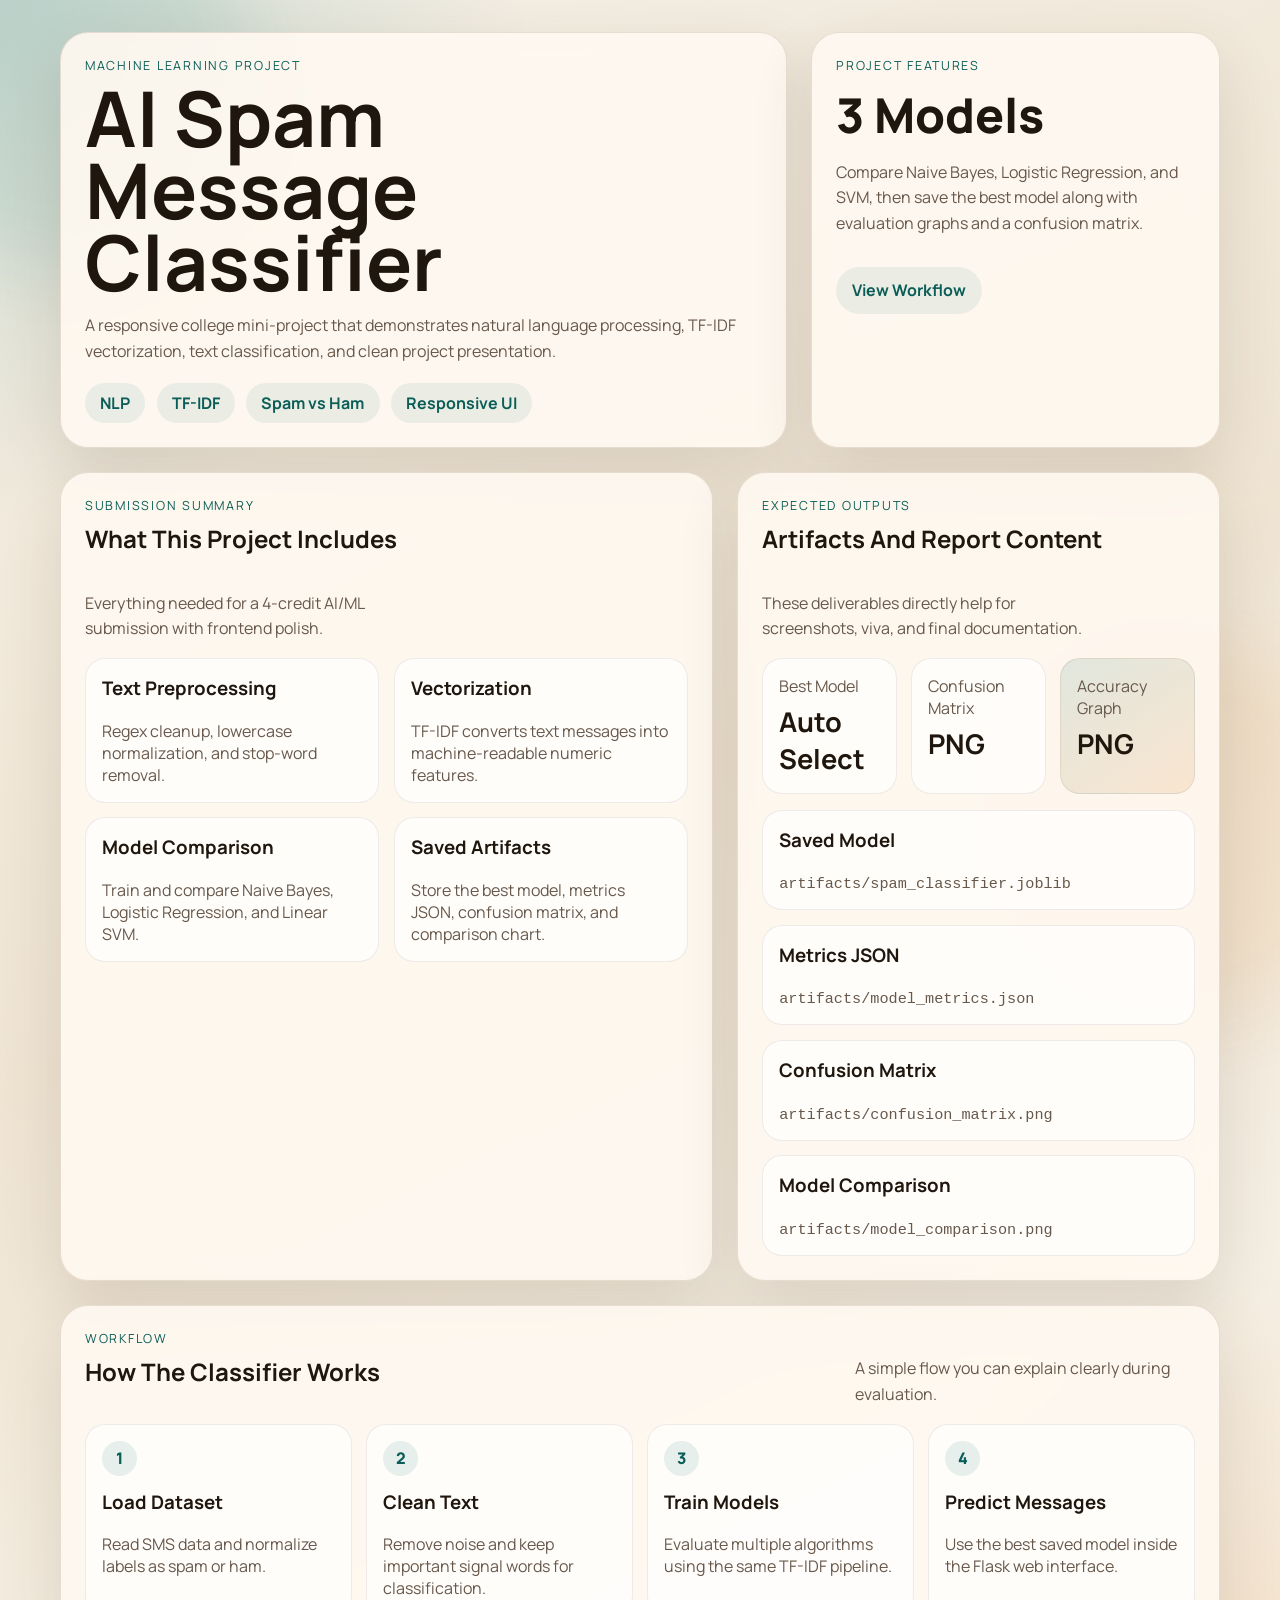
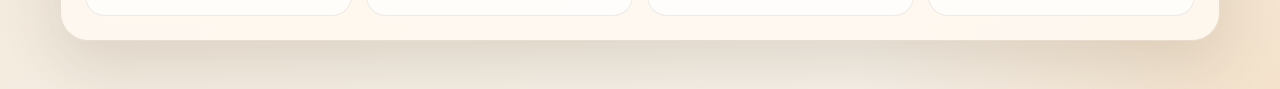
<file: index.html>
<!DOCTYPE html>
<html lang="en">
<head>
  <meta charset="UTF-8">
  <meta name="viewport" content="width=device-width, initial-scale=1.0">
  <title>AI Spam Message Classifier</title>
  <link rel="preconnect" href="https://fonts.googleapis.com">
  <link rel="preconnect" href="https://fonts.gstatic.com" crossorigin>
  <link href="https://fonts.googleapis.com/css2?family=Manrope:wght@400;500;700;800&display=swap" rel="stylesheet">
  <link rel="stylesheet" href="styles.css">
</head>
<body>
  <div class="ambient ambient-left" aria-hidden="true"></div>
  <div class="ambient ambient-right" aria-hidden="true"></div>

  <div class="page-shell">
    <header class="hero">
      <section class="hero-copy glass-card">
        <p class="eyebrow">Machine Learning Project</p>
        <h1>AI Spam Message Classifier</h1>
        <p class="hero-text">
          A responsive college mini-project that demonstrates natural language processing,
          TF-IDF vectorization, text classification, and clean project presentation.
        </p>
        <div class="hero-tags">
          <span>NLP</span>
          <span>TF-IDF</span>
          <span>Spam vs Ham</span>
          <span>Responsive UI</span>
        </div>
      </section>

      <aside class="hero-card glass-card">
        <p class="card-label">Project Features</p>
        <div class="big-stat">3 Models</div>
        <p class="card-copy">
          Compare Naive Bayes, Logistic Regression, and SVM, then save the best model
          along with evaluation graphs and a confusion matrix.
        </p>
        <a class="ghost-link" href="#flow">View Workflow</a>
      </aside>
    </header>

    <main class="dashboard">
      <section class="panel glass-card classifier-panel">
        <div class="section-head">
          <div>
            <p class="section-label">Submission Summary</p>
            <h2>What This Project Includes</h2>
          </div>
          <p class="section-copy">Everything needed for a 4-credit AI/ML submission with frontend polish.</p>
        </div>

        <div class="feature-grid">
          <article class="feature-card">
            <h3>Text Preprocessing</h3>
            <p>Regex cleanup, lowercase normalization, and stop-word removal.</p>
          </article>
          <article class="feature-card">
            <h3>Vectorization</h3>
            <p>TF-IDF converts text messages into machine-readable numeric features.</p>
          </article>
          <article class="feature-card">
            <h3>Model Comparison</h3>
            <p>Train and compare Naive Bayes, Logistic Regression, and Linear SVM.</p>
          </article>
          <article class="feature-card">
            <h3>Saved Artifacts</h3>
            <p>Store the best model, metrics JSON, confusion matrix, and comparison chart.</p>
          </article>
        </div>
      </section>

      <section class="panel glass-card metrics-panel">
        <div class="section-head">
          <div>
            <p class="section-label">Expected Outputs</p>
            <h2>Artifacts And Report Content</h2>
          </div>
          <p class="section-copy">These deliverables directly help for screenshots, viva, and final documentation.</p>
        </div>

        <div class="metrics-grid">
          <article class="metric-card">
            <span>Best Model</span>
            <strong>Auto Select</strong>
          </article>
          <article class="metric-card">
            <span>Confusion Matrix</span>
            <strong>PNG</strong>
          </article>
          <article class="metric-card accent-card">
            <span>Accuracy Graph</span>
            <strong>PNG</strong>
          </article>
        </div>

        <div class="artifact-list">
          <article class="artifact-card">
            <h3>Saved Model</h3>
            <p><code>artifacts/spam_classifier.joblib</code></p>
          </article>
          <article class="artifact-card">
            <h3>Metrics JSON</h3>
            <p><code>artifacts/model_metrics.json</code></p>
          </article>
          <article class="artifact-card">
            <h3>Confusion Matrix</h3>
            <p><code>artifacts/confusion_matrix.png</code></p>
          </article>
          <article class="artifact-card">
            <h3>Model Comparison</h3>
            <p><code>artifacts/model_comparison.png</code></p>
          </article>
        </div>
      </section>

      <section class="panel glass-card flow-panel" id="flow">
        <div class="section-head">
          <div>
            <p class="section-label">Workflow</p>
            <h2>How The Classifier Works</h2>
          </div>
          <p class="section-copy">A simple flow you can explain clearly during evaluation.</p>
        </div>

        <div class="flow-steps">
          <article class="step-card">
            <span>1</span>
            <h3>Load Dataset</h3>
            <p>Read SMS data and normalize labels as spam or ham.</p>
          </article>
          <article class="step-card">
            <span>2</span>
            <h3>Clean Text</h3>
            <p>Remove noise and keep important signal words for classification.</p>
          </article>
          <article class="step-card">
            <span>3</span>
            <h3>Train Models</h3>
            <p>Evaluate multiple algorithms using the same TF-IDF pipeline.</p>
          </article>
          <article class="step-card">
            <span>4</span>
            <h3>Predict Messages</h3>
            <p>Use the best saved model inside the Flask web interface.</p>
          </article>
        </div>
      </section>
    </main>
  </div>

  <script src="script.js"></script>
</body>
</html>
</file>
<file: styles.css>
:root {
  --bg: #f4efe6;
  --bg-strong: #efe4d2;
  --panel: rgba(255, 249, 241, 0.9);
  --panel-border: rgba(102, 72, 39, 0.15);
  --text: #1f160e;
  --muted: #67584b;
  --accent: #0f766e;
  --accent-strong: #0b5d57;
  --warm: #d97706;
  --shadow: 0 24px 60px rgba(79, 55, 35, 0.14);
}

* {
  box-sizing: border-box;
}

html {
  scroll-behavior: smooth;
}

body {
  margin: 0;
  min-height: 100vh;
  font-family: "Manrope", sans-serif;
  color: var(--text);
  background:
    radial-gradient(circle at top left, rgba(15, 118, 110, 0.18), transparent 25%),
    radial-gradient(circle at right bottom, rgba(217, 119, 6, 0.15), transparent 20%),
    linear-gradient(155deg, var(--bg) 0%, var(--bg-strong) 48%, #f8f4ed 100%);
  overflow-x: hidden;
}

.ambient {
  position: fixed;
  width: 24rem;
  height: 24rem;
  border-radius: 50%;
  filter: blur(36px);
  opacity: 0.45;
  pointer-events: none;
  z-index: 0;
  animation: float 16s ease-in-out infinite;
}

.ambient-left {
  left: -8rem;
  top: -7rem;
  background: rgba(15, 118, 110, 0.18);
}

.ambient-right {
  right: -6rem;
  bottom: -8rem;
  background: rgba(217, 119, 6, 0.18);
  animation-delay: -5s;
}

.page-shell {
  position: relative;
  z-index: 1;
  width: min(1160px, calc(100% - 2rem));
  margin: 0 auto;
  padding: 2rem 0 3rem;
}

.glass-card {
  backdrop-filter: blur(12px);
  background: var(--panel);
  border: 1px solid var(--panel-border);
  border-radius: 28px;
  box-shadow: var(--shadow);
}

.hero {
  display: grid;
  grid-template-columns: 1.6fr 0.9fr;
  gap: 1.5rem;
  margin-bottom: 1.5rem;
}

.hero-copy,
.hero-card,
.panel {
  padding: 1.5rem;
}

.eyebrow,
.section-label,
.card-label {
  margin: 0 0 0.5rem;
  text-transform: uppercase;
  letter-spacing: 0.14em;
  font-size: 0.78rem;
  color: var(--accent-strong);
}

h1,
h2,
h3,
p {
  margin-top: 0;
}

h1 {
  margin-bottom: 0.9rem;
  font-size: clamp(2.6rem, 6vw, 4.9rem);
  line-height: 0.94;
  max-width: 9ch;
}

.hero-text,
.section-copy,
.card-copy {
  color: var(--muted);
  line-height: 1.6;
}

.hero-tags {
  display: flex;
  flex-wrap: wrap;
  gap: 0.7rem;
  margin-top: 1.2rem;
}

.hero-tags span,
.ghost-link {
  border-radius: 999px;
}

.hero-tags span {
  padding: 0.55rem 0.95rem;
  background: rgba(15, 118, 110, 0.08);
  color: var(--accent-strong);
  font-weight: 700;
}

.big-stat {
  font-size: clamp(1.8rem, 4vw, 3rem);
  font-weight: 800;
  margin-bottom: 0.8rem;
}

.ghost-link {
  display: inline-flex;
  align-items: center;
  justify-content: center;
  margin-top: 0.9rem;
  padding: 0.78rem 1rem;
  text-decoration: none;
  background: rgba(15, 118, 110, 0.08);
  color: var(--accent-strong);
  font-weight: 700;
}

.dashboard {
  display: grid;
  grid-template-columns: 1.15fr 0.85fr;
  gap: 1.5rem;
}

.flow-panel {
  grid-column: 1 / -1;
}

.section-head {
  display: flex;
  justify-content: space-between;
  gap: 1rem;
  align-items: end;
  flex-wrap: wrap;
  margin-bottom: 1rem;
}

.section-copy {
  max-width: 34ch;
  margin-bottom: 0;
}

.feature-grid,
.artifact-list,
.flow-steps {
  display: grid;
  gap: 0.9rem;
}

.feature-grid {
  grid-template-columns: repeat(2, 1fr);
}

.feature-card,
.artifact-card,
.step-card,
.metric-card {
  padding: 1rem;
  border-radius: 20px;
  background: rgba(255, 255, 255, 0.68);
  border: 1px solid rgba(31, 22, 14, 0.08);
}

.feature-card p,
.artifact-card p,
.step-card p {
  margin-bottom: 0;
  color: var(--muted);
}

.metrics-grid {
  display: grid;
  grid-template-columns: repeat(3, 1fr);
  gap: 0.9rem;
}

.metric-card span {
  display: block;
  margin-bottom: 0.35rem;
  color: var(--muted);
}

.metric-card strong {
  font-size: 1.7rem;
}

.accent-card {
  background: linear-gradient(145deg, rgba(15, 118, 110, 0.12), rgba(217, 119, 6, 0.12));
}

.artifact-list {
  margin-top: 1rem;
}

.flow-steps {
  grid-template-columns: repeat(4, 1fr);
}

.step-card {
  opacity: 0;
  transform: translateY(16px);
  transition: opacity 320ms ease, transform 320ms ease;
}

.step-card.is-visible {
  opacity: 1;
  transform: translateY(0);
}

.step-card span {
  display: inline-flex;
  align-items: center;
  justify-content: center;
  width: 2.2rem;
  height: 2.2rem;
  margin-bottom: 0.8rem;
  border-radius: 999px;
  background: rgba(15, 118, 110, 0.1);
  color: var(--accent-strong);
  font-weight: 800;
}

code {
  font-family: "Consolas", "Courier New", monospace;
  font-size: 0.95em;
}

@keyframes float {
  0%,
  100% {
    transform: translate3d(0, 0, 0);
  }

  50% {
    transform: translate3d(0, 18px, 0);
  }
}

@media (max-width: 980px) {
  .hero,
  .dashboard,
  .flow-steps {
    grid-template-columns: 1fr;
  }
}

@media (max-width: 720px) {
  .page-shell {
    width: min(100% - 1rem, 100%);
    padding-top: 1rem;
  }

  .hero-copy,
  .hero-card,
  .panel {
    padding: 1.1rem;
    border-radius: 22px;
  }

  .feature-grid,
  .metrics-grid {
    grid-template-columns: 1fr;
  }
}
</file>
